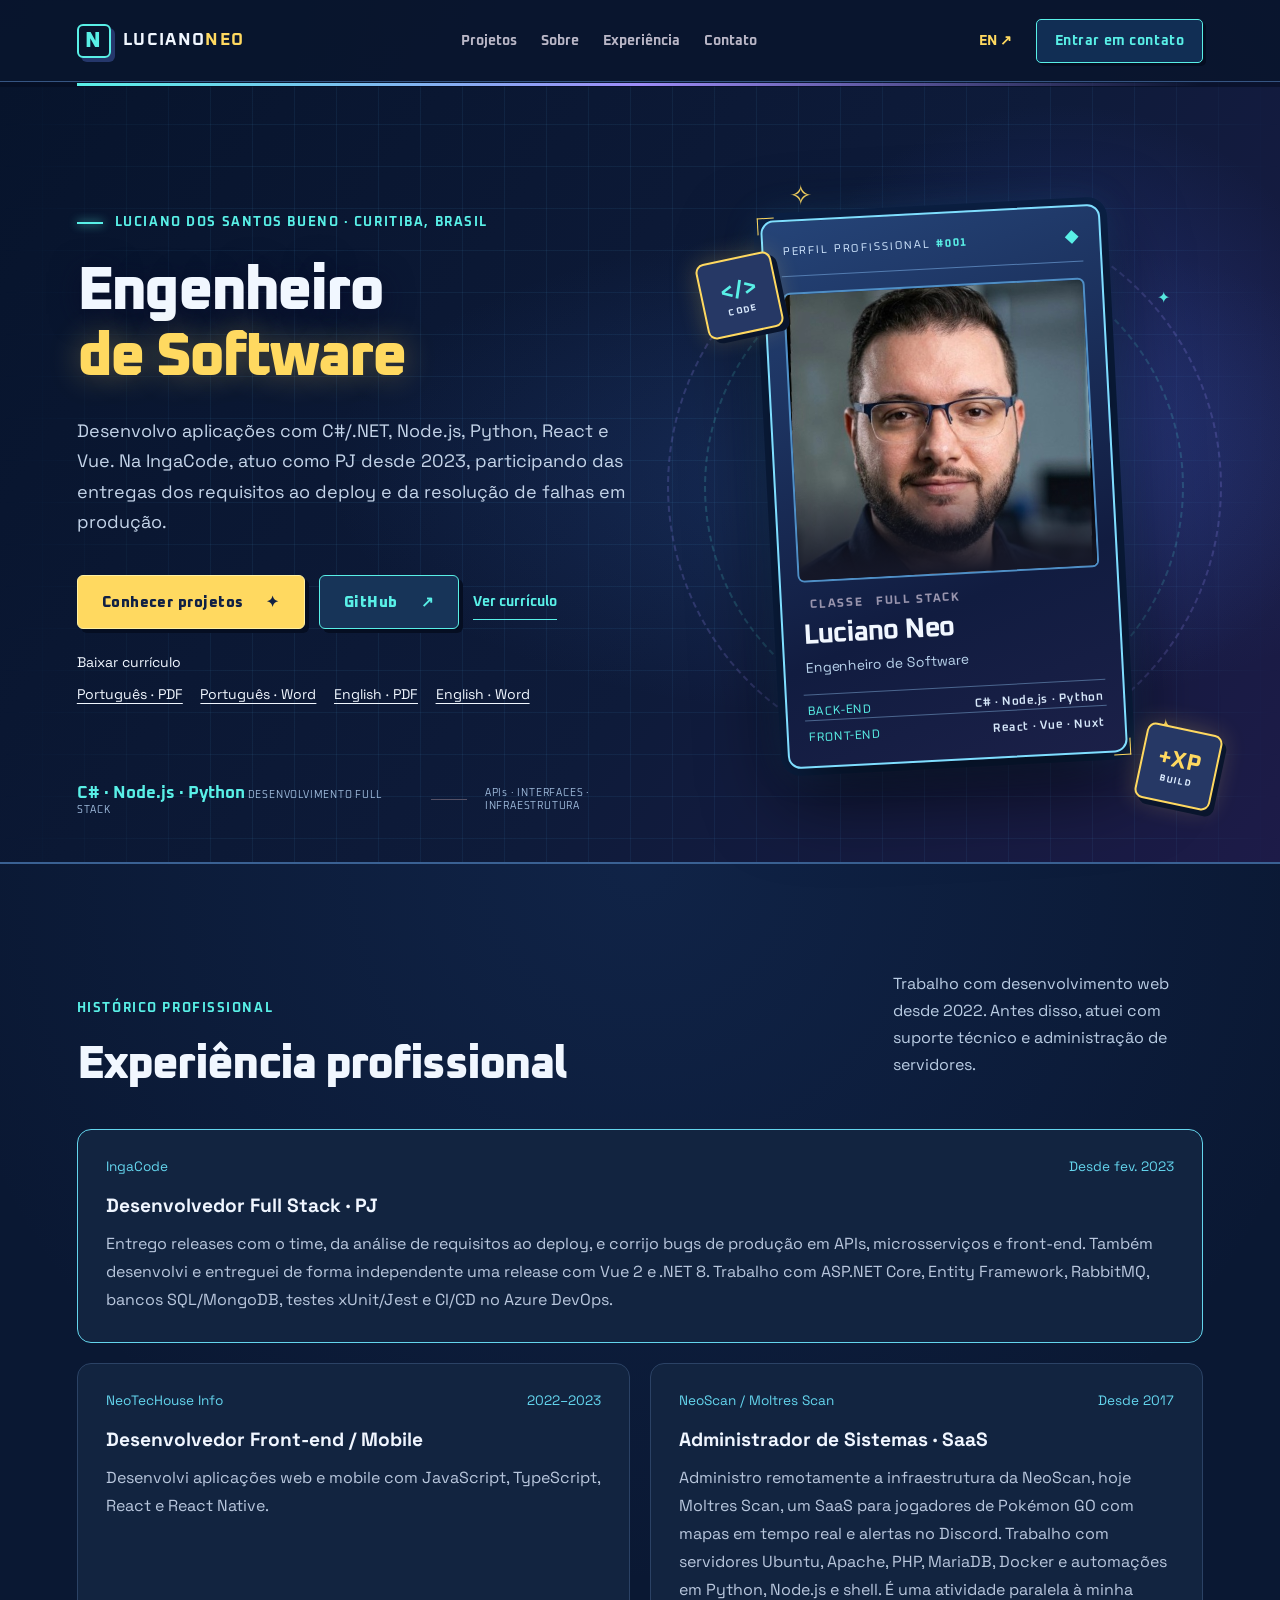
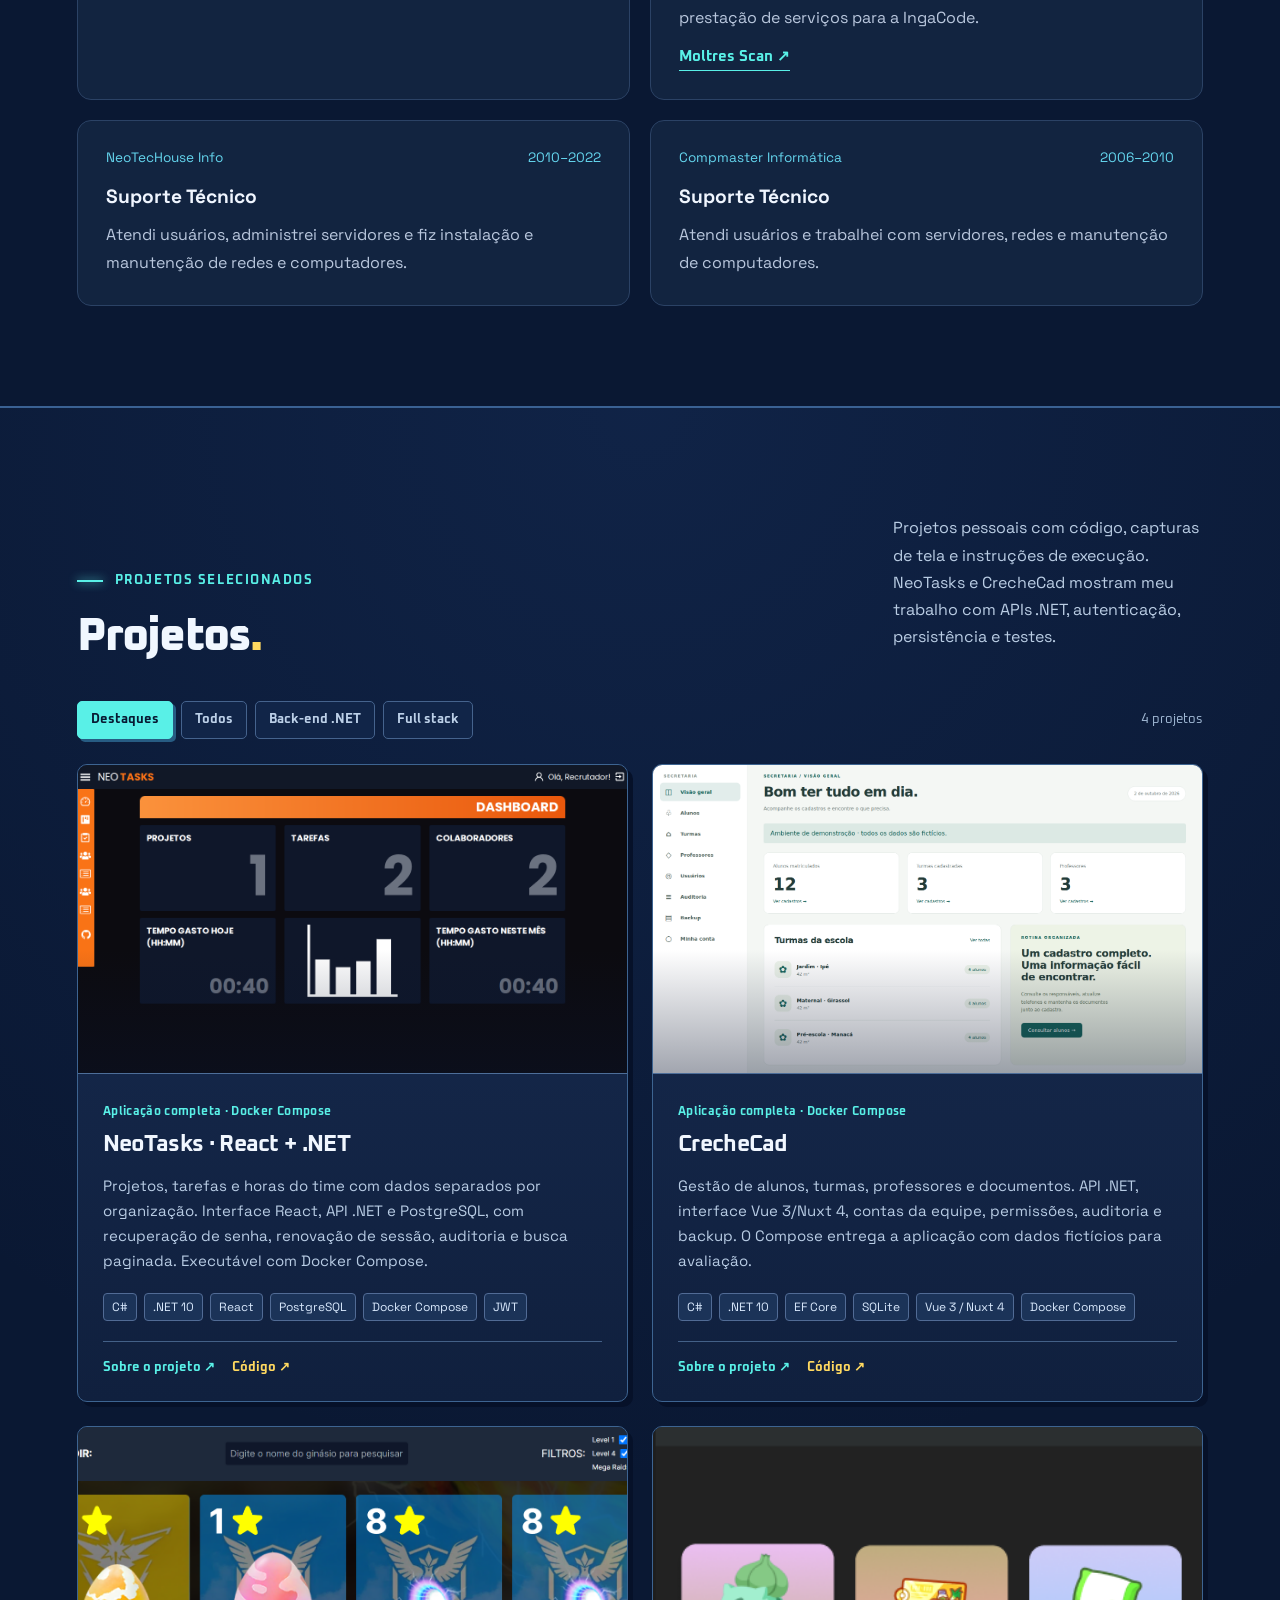
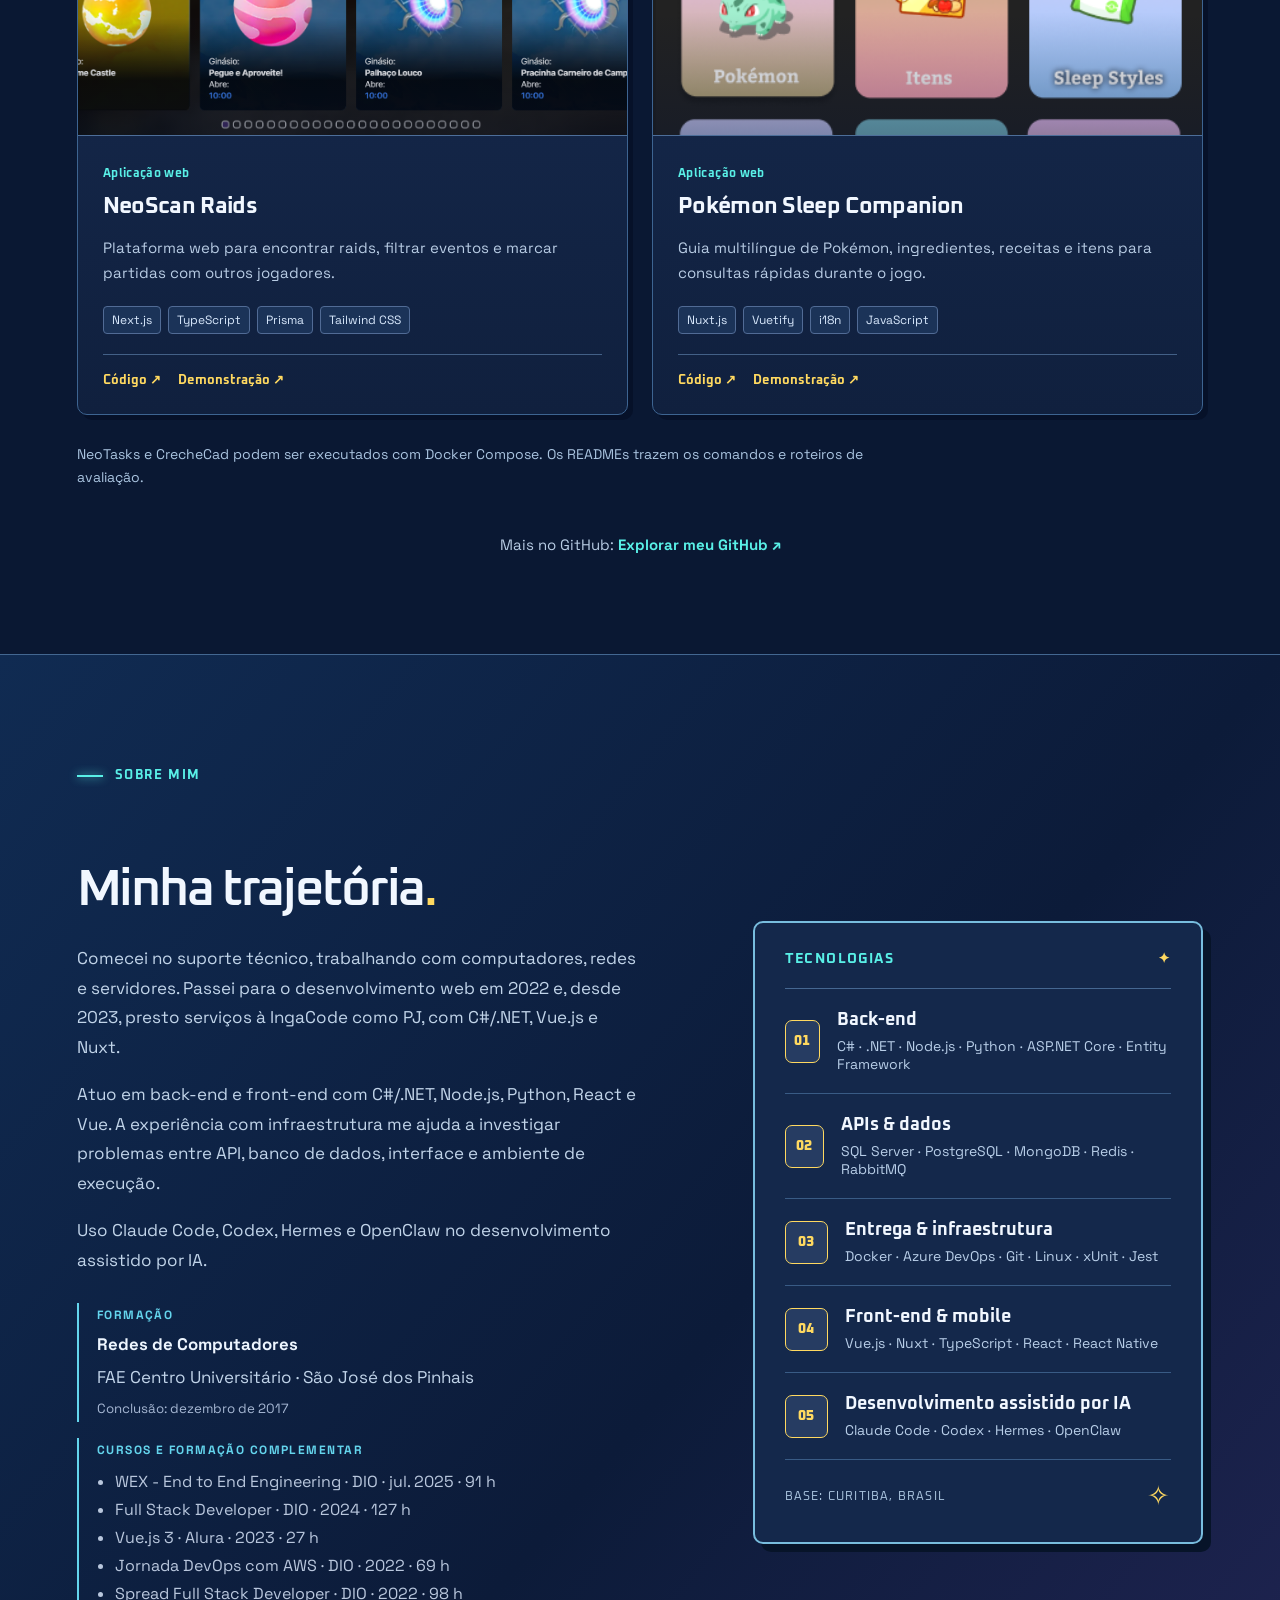
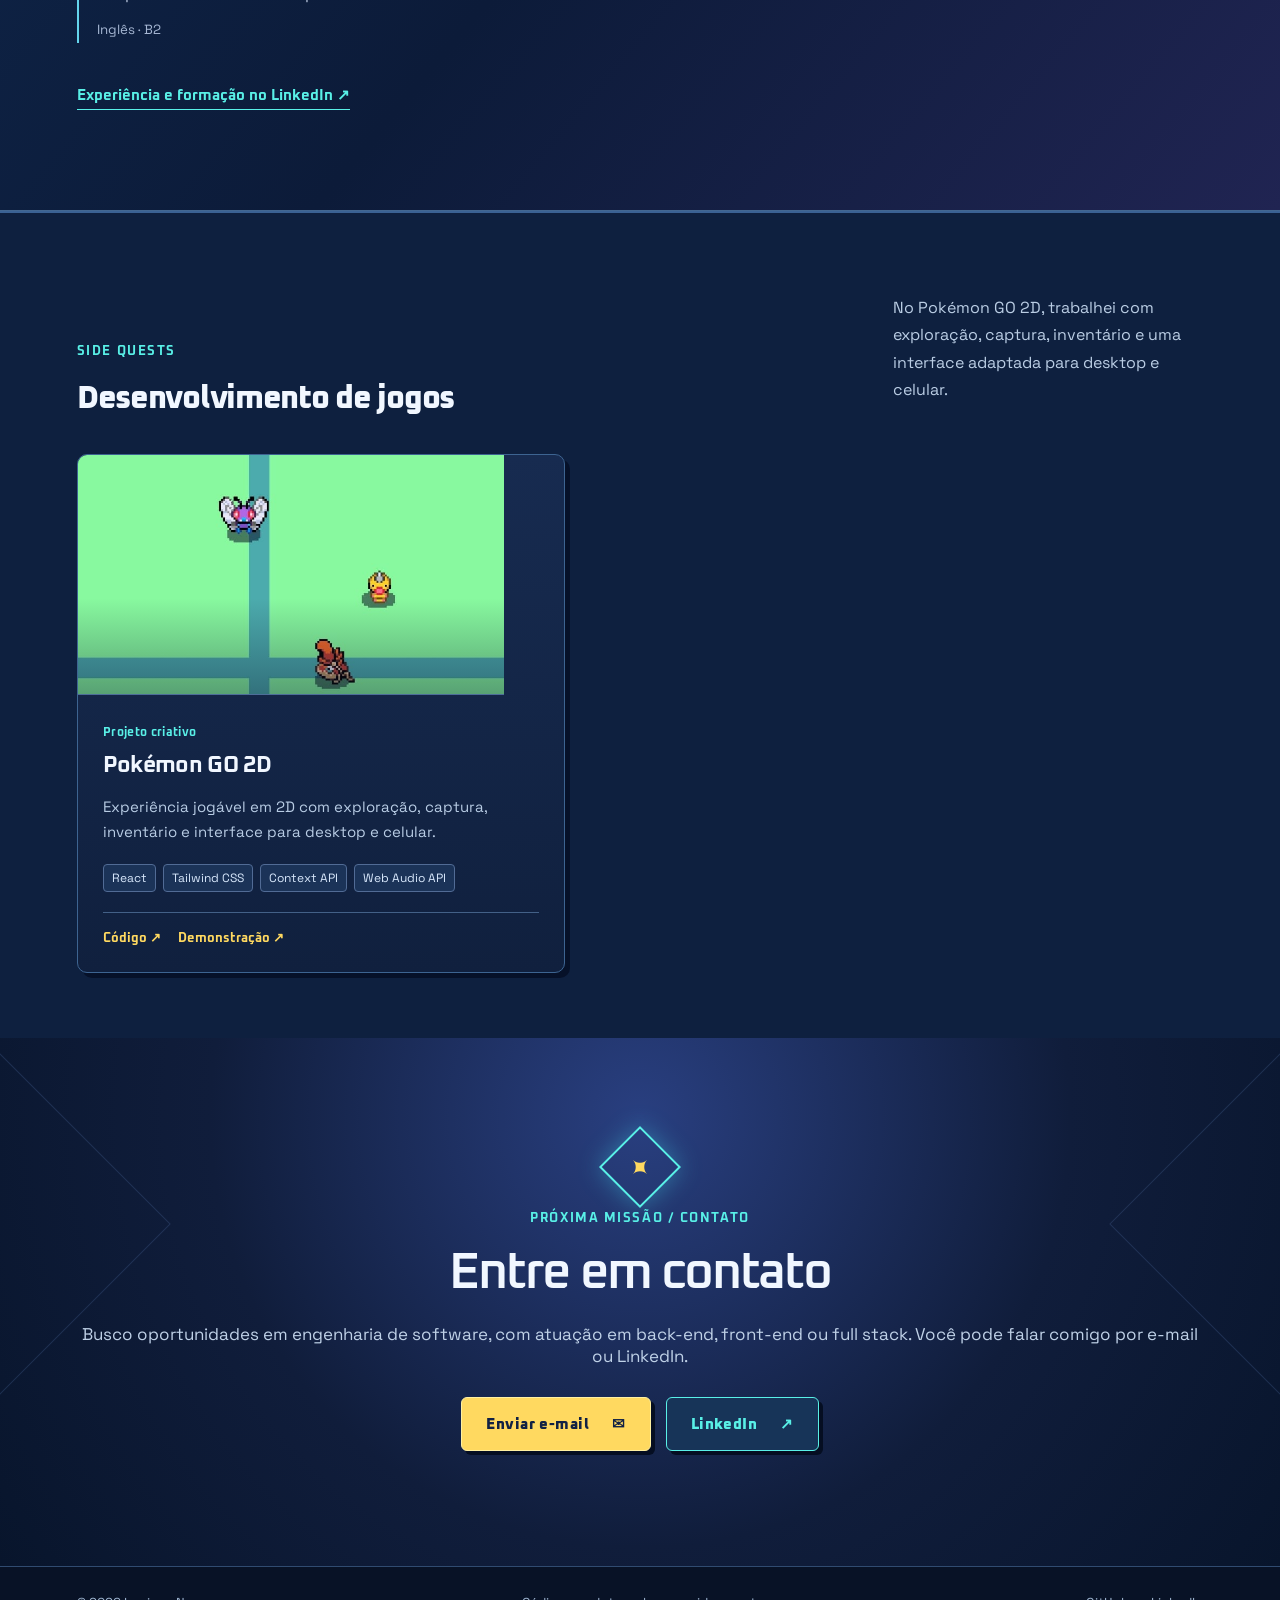
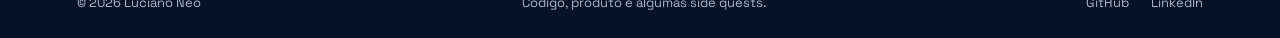
<file: index.html>
<!doctype html>
<html lang="pt-BR">
  <head>
    <meta charset="UTF-8" />
    <meta name="viewport" content="width=device-width, initial-scale=1" />
    <meta name="theme-color" content="#0b0d19" />
    <meta
      name="description"
      content="Luciano dos Santos Bueno, engenheiro de software. C#/.NET, Node.js, Python, React e Vue. Experiência em aplicações web, APIs, integrações e infraestrutura."
    />
    <title>Luciano Neo — Engenheiro de Software</title>
    <link rel="preconnect" href="https://fonts.googleapis.com" />
    <link rel="preconnect" href="https://fonts.gstatic.com" crossorigin />
    <link
      href="https://fonts.googleapis.com/css2?family=Oxanium:wght@500;600;700;800&family=Space+Grotesk:wght@400;500;600;700&display=swap"
      rel="stylesheet"
    />
    <link
      rel="icon"
      type="image/svg+xml"
      href="data:image/svg+xml,%3Csvg xmlns='http://www.w3.org/2000/svg' viewBox='0 0 64 64'%3E%3Crect width='64' height='64' rx='13' fill='%230b0d19'/%3E%3Cpath d='M12 45V18h7l26 27V18h7v27h-7L19 18v27z' fill='%23e9c77b'/%3E%3C/svg%3E"
    />
    <link rel="stylesheet" href="styles.css?v=3b3fd61d60" />
  </head>
  <body>
    <a class="skip-link" href="#projects"
      >Ir para projetos / Skip to projects</a
    >
    <div class="site-shell">
      <header class="topbar">
        <a class="brand" href="#top" aria-label="Luciano Neo, início"
          ><span class="brand-mark">N</span
          ><span>LUCIANO<span class="brand-accent">NEO</span></span></a
        >
        <nav class="nav" aria-label="Navegação principal">
          <a href="#projects" data-i18n="navProjects">Projetos</a
          ><a href="#about" data-i18n="navAbout">Sobre</a
          ><a href="#experience" data-i18n="navExperience">Experiência</a
          ><a href="#contact" data-i18n="navContact">Contato</a>
        </nav>
        <div class="top-actions">
          <button
            id="lang-toggle"
            class="lang-toggle"
            type="button"
            aria-label="Switch to English"
          >
            EN <span aria-hidden="true">↗</span></button
          ><a class="top-contact" href="#contact" data-i18n="talk"
            >Vamos conversar</a
          >
        </div>
      </header>
      <main id="top">
        <section class="hero" aria-labelledby="hero-title">
          <div class="hero-grid"></div>
          <div class="hero-copy">
            <p class="eyebrow">
              <span class="eyebrow-line"></span
              ><span data-i18n="heroEyebrow"
                >LUCIANO DOS SANTOS BUENO · CURITIBA, BRASIL</span
              >
            </p>
            <h1 id="hero-title">
              <span data-i18n="heroLine1">Engenheiro</span><br /><em
                data-i18n="heroLine2"
                >de Software</em
              >
            </h1>
            <p class="hero-description" data-i18n="heroDesc">Desenvolvo aplicações com C#/.NET, Node.js, Python, React e Vue. Na IngaCode, atuo como PJ desde 2023, participando das entregas dos requisitos ao deploy e da resolução de falhas em produção.</p>
            <div class="hero-buttons">
              <a class="button button-primary" href="#projects"
                ><span data-i18n="explore">Conhecer projetos</span
                ><span aria-hidden="true">✦</span></a
              ><a
                class="button button-outline"
                href="https://github.com/LucianoNeo"
                target="_blank"
                rel="noopener noreferrer"
                >GitHub <span aria-hidden="true">↗</span></a
              ><a
                class="text-link resume-link"
                data-resume
                href="resume.html?lang=pt"
                data-i18n="resume"
                >Ver currículo</a
              >
            </div>
            <div class="cv-downloads"><span data-i18n="downloadCv">Baixar currículo</span><div class="cv-download-links"><a href="assets/cv/Luciano_Bueno_CV_2026_PT.pdf" download>Português · PDF</a><a href="assets/cv/Luciano_Bueno_CV_2026_PT.docx" download>Português · Word</a><a href="assets/cv/Luciano_Bueno_CV_2026_EN.pdf" download>English · PDF</a><a href="assets/cv/Luciano_Bueno_CV_2026_EN.docx" download>English · Word</a></div></div>
            <div class="hero-meta">
              <span
                ><b>C# · Node.js · Python</b>
                <span data-i18n="chapter">DESENVOLVIMENTO FULL STACK</span></span
              ><span class="hero-meta-rule"></span
              ><span data-i18n="location">APIs · INTERFACES · INFRAESTRUTURA</span>
            </div>
          </div>
          <div class="hero-visual" aria-label="Perfil de Luciano">
            <div class="orbit orbit-one"></div>
            <div class="orbit orbit-two"></div>
            <div class="visual-spark spark-one">✧</div>
            <div class="visual-spark spark-two">✦</div>
            <div class="character-card">
              <div class="card-top">
                <span
                  ><span data-i18n="playerProfile"
                    >PERFIL PROFISSIONAL</span
                  >
                  <b>#001</b></span
                ><span class="diamond">◆</span>
              </div>
              <div class="portrait">
                <img
                  src="assets/linkedin-photo.jpg"
                  alt="Foto de Luciano dos Santos Bueno"
                />
              </div>
              <div class="character-info">
                <span class="level"
                  ><span data-i18n="className">CLASSE</span>
                  <span>FULL STACK</span></span
                ><strong>Luciano Neo</strong
                ><span class="class-label" data-i18n="role"
                  >Engenheiro de Software</span
                >
              </div>
              <div class="skill-line">
                <span>BACK-END</span><b>C# · Node.js · Python</b>
              </div>
              <div class="skill-line">
                <span>FRONT-END</span><b>React · Vue · Nuxt</b>
              </div>
            </div>
            <div class="floating-badge badge-code">
              &lt;/&gt;<small>CODE</small>
            </div>
            <div class="floating-badge badge-exp">+XP<small>BUILD</small></div>
          </div>
        </section>
<section id="experience" class="projects-section experience-section" aria-labelledby="experience-title">
  <div class="section-heading"><div><p class="eyebrow" data-i18n="careerEyebrow">HISTÓRICO PROFISSIONAL</p><h2 id="experience-title" data-i18n="careerTitle">Experiência profissional</h2></div><p data-i18n="careerIntro">Trabalho com desenvolvimento web desde 2022. Antes disso, atuei com suporte técnico e administração de servidores.</p></div>
  <div class="experience-grid"><article class="experience-card experience-primary">
      <div class="experience-meta"><span>IngaCode</span><span data-i18n="careerDate0">Desde fev. 2023</span></div>
      <h3 data-i18n="careerRole0">Desenvolvedor Full Stack · PJ</h3>
      <p data-i18n="careerDesc0">Entrego releases com o time, da análise de requisitos ao deploy, e corrijo bugs de produção em APIs, microsserviços e front-end. Também desenvolvi e entreguei de forma independente uma release com Vue 2 e .NET 8. Trabalho com ASP.NET Core, Entity Framework, RabbitMQ, bancos SQL/MongoDB, testes xUnit/Jest e CI/CD no Azure DevOps.</p>
    </article>
<article class="experience-card">
      <div class="experience-meta"><span>NeoTecHouse Info</span><span data-i18n="careerDate1">2022–2023</span></div>
      <h3 data-i18n="careerRole1">Desenvolvedor Front-end / Mobile</h3>
      <p data-i18n="careerDesc1">Desenvolvi aplicações web e mobile com JavaScript, TypeScript, React e React Native.</p>
    </article>
<article class="experience-card">
      <div class="experience-meta"><span>NeoScan / Moltres Scan</span><span data-i18n="careerDate2">Desde 2017</span></div>
      <h3 data-i18n="careerRole2">Administrador de Sistemas · SaaS</h3>
      <p data-i18n="careerDesc2">Administro remotamente a infraestrutura da NeoScan, hoje Moltres Scan, um SaaS para jogadores de Pokémon GO com mapas em tempo real e alertas no Discord. Trabalho com servidores Ubuntu, Apache, PHP, MariaDB, Docker e automações em Python, Node.js e shell. É uma atividade paralela à minha prestação de serviços para a IngaCode.</p>
      <a class="text-link" href="https://neoscan.com.br/" target="_blank" rel="noopener noreferrer">Moltres Scan ↗</a>
    </article>
<article class="experience-card">
      <div class="experience-meta"><span>NeoTecHouse Info</span><span data-i18n="careerDate3">2010–2022</span></div>
      <h3 data-i18n="careerRole3">Suporte Técnico</h3>
      <p data-i18n="careerDesc3">Atendi usuários, administrei servidores e fiz instalação e manutenção de redes e computadores.</p>
    </article>
<article class="experience-card">
      <div class="experience-meta"><span>Compmaster Informática</span><span data-i18n="careerDate4">2006–2010</span></div>
      <h3 data-i18n="careerRole4">Suporte Técnico</h3>
      <p data-i18n="careerDesc4">Atendi usuários e trabalhei com servidores, redes e manutenção de computadores.</p>
    </article></div>
</section>
<section id="projects" class="projects-section">
          <div class="section-heading">
            <div>
              <p class="eyebrow">
                <span class="eyebrow-line"></span
                ><span data-i18n="selectedWork">PROJETOS SELECIONADOS</span>
              </p>
              <h2>
                <span data-i18n="questLog">Projetos</span
                ><span class="heading-dot">.</span>
              </h2>
            </div>
            <p data-i18n="projectsIntro">Projetos pessoais com código, capturas de tela e instruções de execução. NeoTasks e CrecheCad mostram meu trabalho com APIs .NET, autenticação, persistência e testes.</p>
          </div>
          <div class="project-toolbar">
            <div class="filters" role="group" aria-label="Filtrar projetos">
              <button
                class="filter active"
                data-filter="featured"
                type="button"
                data-i18n="filterFeatured"
                aria-pressed="true"
              >
                Destaques</button
              ><button
                class="filter"
                data-filter="all"
                type="button"
                data-i18n="filterAll"
              >
                Todos</button
              ><button
                class="filter"
                data-filter="backend"
                type="button"
                data-i18n="filterBackend"
              >
                Back-end .NET</button
              ><button
                class="filter"
                data-filter="apps"
                type="button"
                data-i18n="filterApps"
              >
                Full stack
              </button>
            </div>
            <span id="project-count" class="project-count"></span>
          </div>
          <div id="project-grid" class="project-grid">
<article class="project-card"><div class="project-image"><img src="assets/neotasks.png" alt="NeoTasks · React + .NET" width="960" height="540" loading="lazy" /></div><div class="project-body"><span class="project-number">Aplicação completa · Docker Compose</span><h3>NeoTasks · React + .NET</h3><p>Reaproveitei minha interface React e conectei a uma API .NET com PostgreSQL. Projetos, tarefas, equipe e horas em uma aplicação que você pode executar com Docker Compose.</p><a class="text-link" href="https://github.com/LucianoNeo/neotasks" target="_blank" rel="noopener noreferrer">Código e documentação ↗</a></div></article>
<article class="project-card"><div class="project-image"><img src="assets/crechecad.png" alt="CrecheCad" width="960" height="540" loading="lazy" /></div><div class="project-body"><span class="project-number">Aplicação completa · Docker Compose</span><h3>CrecheCad</h3><p>Cadastro de alunos, turmas, professores e documentos. API C#/.NET, interface Vue/Nuxt e execução com Docker Compose. Revisei o login, as consultas e o backup, e documentei a aplicação com capturas reais.</p><a class="text-link" href="https://github.com/LucianoNeo/creche_cad_backend_csharp" target="_blank" rel="noopener noreferrer">Código e documentação ↗</a></div></article>
<article class="project-card"><div class="project-image"><img src="assets/neoscan.png" alt="NeoScan Raids" width="960" height="540" loading="lazy" /></div><div class="project-body"><span class="project-number">Aplicação web</span><h3>NeoScan Raids</h3><p>Plataforma web para encontrar raids, filtrar eventos e marcar partidas com outros jogadores.</p><a class="text-link" href="https://github.com/LucianoNeo/neoscan-raids" target="_blank" rel="noopener noreferrer">Código e documentação ↗</a></div></article>
<article class="project-card"><div class="project-image"><img src="assets/sleep.png" alt="Pokémon Sleep Companion" width="960" height="540" loading="lazy" /></div><div class="project-body"><span class="project-number">Aplicação web</span><h3>Pokémon Sleep Companion</h3><p>Guia multilíngue de Pokémon, ingredientes, receitas e itens para consultas rápidas durante o jogo.</p><a class="text-link" href="https://github.com/LucianoNeo/pokemon-sleep-companion" target="_blank" rel="noopener noreferrer">Código e documentação ↗</a></div></article>
</div>
          <p class="lab-note" data-i18n="runNote">NeoTasks e CrecheCad podem ser executados com Docker Compose. Os READMEs trazem os comandos e roteiros de avaliação.</p>
          <p class="more-projects">
            <span data-i18n="moreProjects">Mais no GitHub:</span>
            <a
              href="https://github.com/LucianoNeo?tab=repositories"
              target="_blank"
              rel="noopener noreferrer"
              ><span data-i18n="allGithub"
                >Explore todos os repositórios no GitHub</span
              >
              ↗</a
            >
          </p>
        </section>

        <section id="about" class="about-section">
          <div class="about-inner">
            <div class="about-left">
              <p class="eyebrow">
                <span class="eyebrow-line"></span
                ><span data-i18n="aboutEyebrow">SOBRE MIM</span>
              </p>
              <h2>
                <span data-i18n="aboutTitle"
                  >Minha trajetória</span
                ><span class="heading-dot">.</span>
              </h2>
              <p data-i18n="aboutText">Comecei no suporte técnico, trabalhando com computadores, redes e servidores. Passei para o desenvolvimento web em 2022 e, desde 2023, presto serviços à IngaCode como PJ, com C#/.NET, Vue.js e Nuxt.</p>
              <p data-i18n="aboutText2">Atuo em back-end e front-end com C#/.NET, Node.js, Python, React e Vue. A experiência com infraestrutura me ajuda a investigar problemas entre API, banco de dados, interface e ambiente de execução.</p>
              <p data-i18n="aiPractice">Uso Claude Code, Codex, Hermes e OpenClaw no desenvolvimento assistido por IA.</p>
              <div class="career-facts">
<article>
                  <h3 data-i18n="educationHeading">Formação</h3>
                  <strong data-i18n="educationCourse">Redes de Computadores</strong>
                  <p data-i18n="educationSchool">FAE Centro Universitário · São José dos Pinhais</p>
                  <small data-i18n="educationDate">Conclusão: dezembro de 2017</small>
                </article>
<article><h3 data-i18n="trainingHeading">Cursos e formação complementar</h3><ul class="training-list"><li data-i18n="training2025">WEX - End to End Engineering · DIO · jul. 2025 · 91 h</li><li data-i18n="training1">Full Stack Developer · DIO · 2024 · 127 h</li><li data-i18n="training2">Vue.js 3 · Alura · 2023 · 27 h</li><li data-i18n="training3">Jornada DevOps com AWS · DIO · 2022 · 69 h</li><li data-i18n="training4">Spread Full Stack Developer · DIO · 2022 · 98 h</li></ul><small data-i18n="languageLevel">Inglês · B2</small></article>
              </div>
              <a
                href="https://www.linkedin.com/in/lucianoneo"
                target="_blank"
                rel="noopener noreferrer"
                class="text-link"
                ><span data-i18n="linkedinProfile"
                  >Experiência e formação no LinkedIn</span
                >
                ↗</a
              >
            </div>
            <div class="about-right">
              <div class="loadout-heading">
                <span data-i18n="loadout">TECNOLOGIAS</span
                ><span>✦</span>
              </div>
              <div class="loadout-row">
                <span class="loadout-icon">01</span>
                <div>
                  <strong>Back-end</strong
                  ><small>C# · .NET · Node.js · Python · ASP.NET Core · Entity Framework</small>
                </div>
              </div>
              <div class="loadout-row">
                <span class="loadout-icon">02</span>
                <div>
                  <strong data-i18n="apisData">APIs & dados</strong
                  ><small
                    >SQL Server · PostgreSQL · MongoDB · Redis · RabbitMQ</small
                  >
                </div>
              </div>
              <div class="loadout-row">
                <span class="loadout-icon">03</span>
                <div>
                  <strong data-i18n="cloudDevops"
                    >Entrega & infraestrutura</strong
                  ><small>Docker · Azure DevOps · Git · Linux · xUnit · Jest</small>
                </div>
              </div>
              <div class="loadout-row">
                <span class="loadout-icon">04</span>
                <div>
                  <strong data-i18n="frontMobile">Front-end & mobile</strong
                  ><small>Vue.js · Nuxt · TypeScript · React · React Native</small>
                </div>
              </div>
              <div class="loadout-row">
                <span class="loadout-icon">05</span>
                <div><strong data-i18n="aiDevelopment">Desenvolvimento assistido por IA</strong><small>Claude Code · Codex · Hermes · OpenClaw</small></div>
              </div>
              <div class="loadout-foot">
                <span data-i18n="basedIn">BASE: CURITIBA, BRASIL</span
                ><span class="mini-star">✧</span>
              </div>
            </div>
          </div>
        </section>

        <section id="creative" class="projects-section creative-section">
          <div class="section-heading">
            <div>
              <p class="eyebrow" data-i18n="creativeEyebrow">SIDE QUESTS</p>
              <h2 data-i18n="creativeTitle">Desenvolvimento de jogos</h2>
            </div>
            <p data-i18n="creativeIntro">No Pokémon GO 2D, trabalhei com exploração, captura, inventário e uma interface adaptada para desktop e celular.</p>
          </div>
          <div id="creative-grid" class="project-grid"></div>
        </section>
        <section id="contact" class="contact-section">
          <div class="contact-glyph" aria-hidden="true">✦</div>
          <p class="eyebrow centered">
            <span data-i18n="nextQuest">PRÓXIMA MISSÃO</span>
          </p>
          <h2 data-i18n="contactTitle">Entre em contato</h2>
          <p data-i18n="contactText">Busco oportunidades em engenharia de software, com atuação em back-end, front-end ou full stack. Você pode falar comigo por e-mail ou LinkedIn.</p>
          <div class="contact-actions">
            <a
              class="button button-primary"
              href="mailto:tec.info.luciano@hotmail.com"
              ><span data-i18n="emailMe">Enviar e-mail</span
              ><span aria-hidden="true">✉</span></a
            ><a
              class="button button-outline"
              href="https://www.linkedin.com/in/lucianoneo"
              target="_blank"
              rel="noopener noreferrer"
              >LinkedIn <span aria-hidden="true">↗</span></a
            >
          </div>
        </section>
      </main>
      <dialog id="case-dialog" aria-labelledby="case-title">
        <button id="case-close" class="case-close" type="button">
          Fechar estudo de caso ×
        </button>
        <div id="case-content"></div>
      </dialog>
      <footer class="footer">
        <span>© <span id="year"></span> Luciano Neo</span
        ><span data-i18n="footerMade">Feito com código e curiosidade.</span>
        <div>
          <a
            href="https://github.com/LucianoNeo"
            target="_blank"
            rel="noopener noreferrer"
            >GitHub</a
          ><a
            href="https://www.linkedin.com/in/lucianoneo"
            target="_blank"
            rel="noopener noreferrer"
            >LinkedIn</a
          >
        </div>
      </footer>
    </div>
    <script src="script.js?v=bcdfcb5a47" defer></script>
  </body>
</html>
</file>
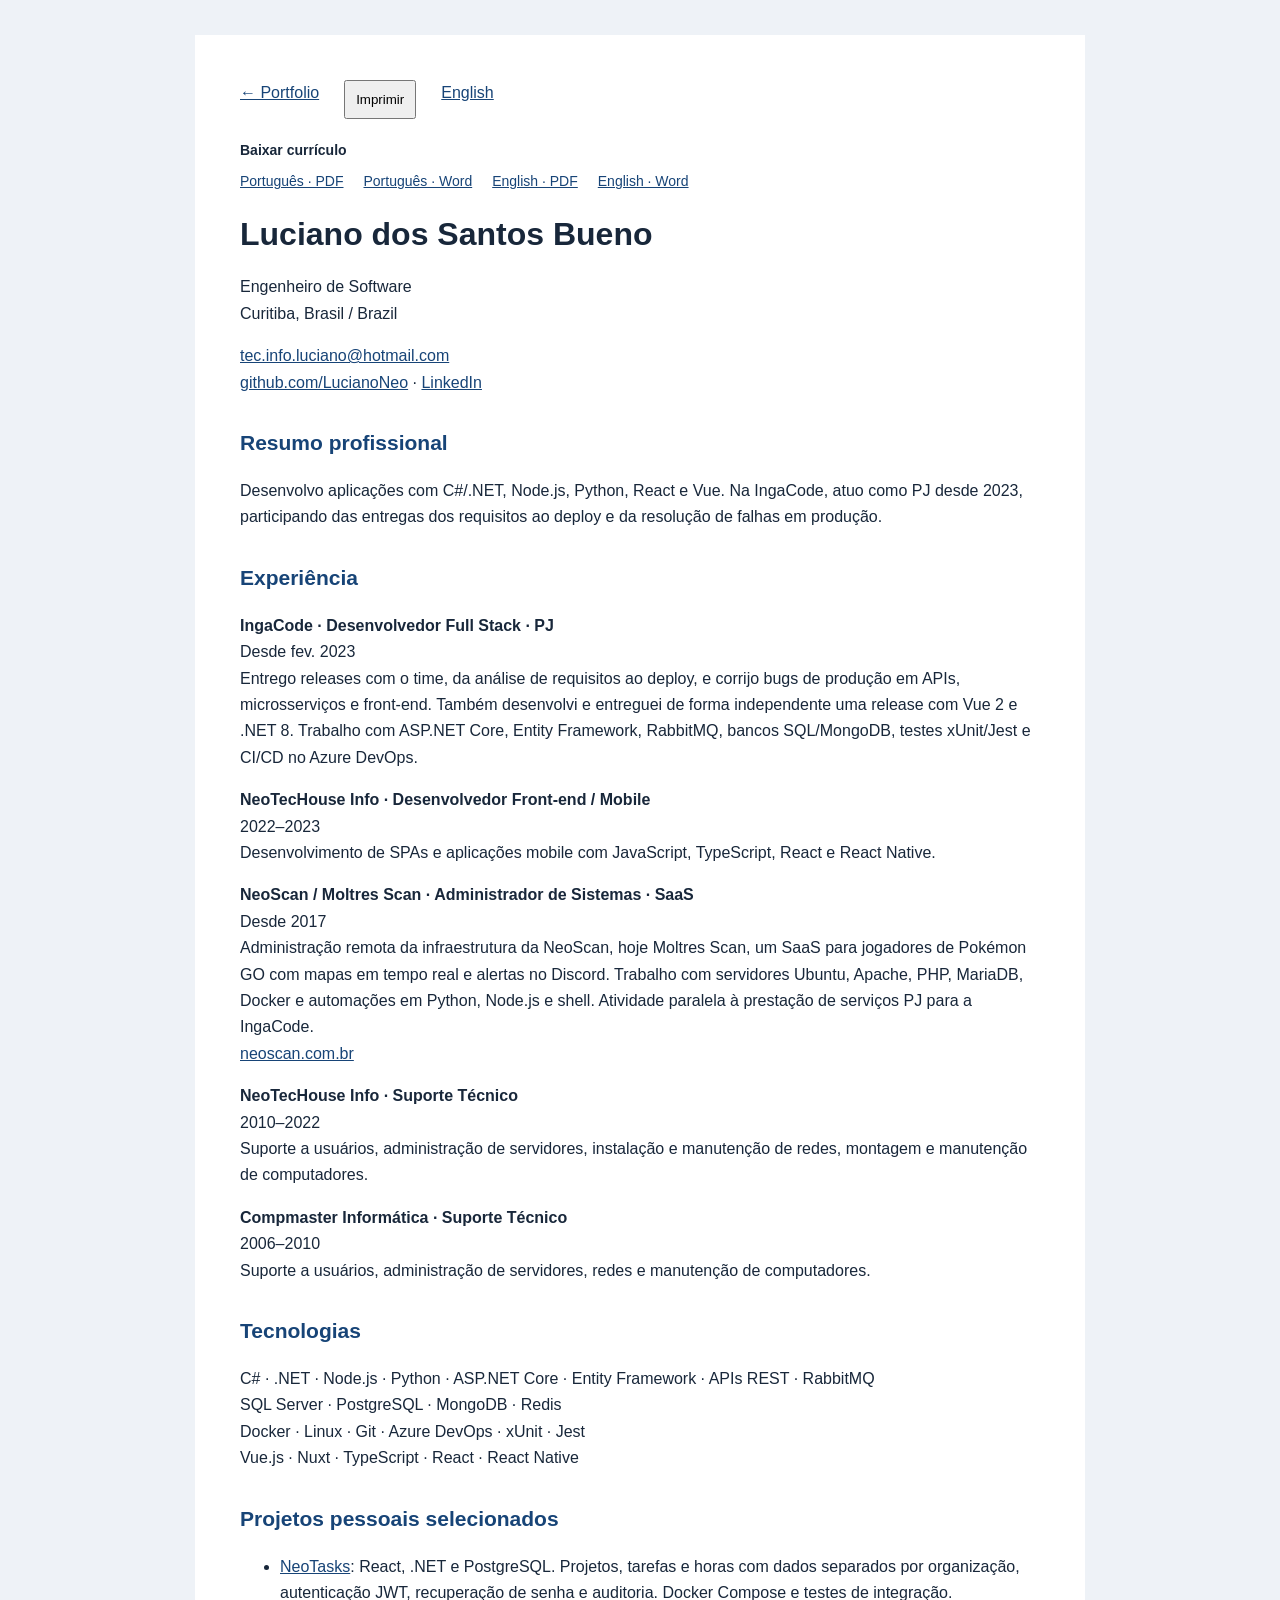
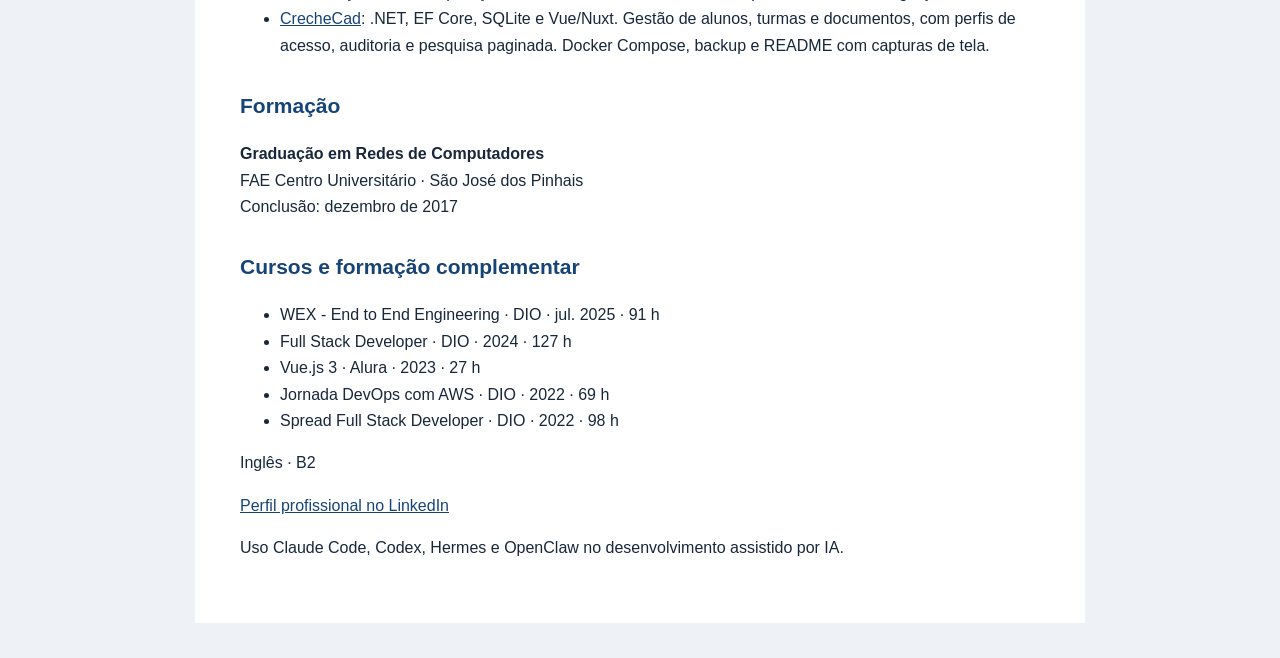
<file: resume.html>
<!DOCTYPE html>

<html lang="pt-BR">
<head>
<meta charset="utf-8"/>
<meta content="width=device-width,initial-scale=1" name="viewport"/>
<title>Luciano Neo — Resumo profissional</title>
<style>
      body {
        font:
          16px/1.65 Arial,
          sans-serif;
        color: #18273a;
        background: #eef2f7;
        margin: 0;
      }
      main {
        max-width: 800px;
        padding: 45px;
        margin: 35px auto;
        background: white;
      }
      h1 {
        line-height: 1.2;
      }
      h2 {
        font-size: 21px;
        color: #174477;
        margin-top: 30px;
      }
      a {
        color: #174477;
      }
      nav {
        display: flex;
        gap: 25px;
      }
      button {
        padding: 10px;
        cursor: pointer;
      }
      section[hidden] {
        display: none;
      }
      @media (max-width: 600px) {
        main {
          margin: 0;
          padding: 25px;
        }
      }
      @media print {
        body {
          background: white;
        }
        main {
          padding: 0;
          margin: 0;
          max-width: none;
        }
        nav {
          display: none;
        }
        a {
          color: inherit;
        }
        h2 {
          break-after: avoid;
        }
        li {
          break-inside: avoid;
        }
      }

@media print { @page { size: A4; margin: 14mm; } body { font-size: 10pt; line-height: 1.3; background: white; } main { margin: 0; padding: 0; max-width: none; } h1 { font-size: 21pt; } h2 { font-size: 12pt; margin: 13pt 0 5pt; break-after: avoid; color: #000; } p, li { orphans: 3; widows: 3; } a { color: inherit; } }
.cv-downloads { margin: 20px 0; font-size: 14px; } .cv-download-links { display: flex; flex-wrap: wrap; gap: 10px 20px; margin-top: 8px; } nav { flex-wrap: wrap; } @media print { .cv-downloads { display: none; } }
</style>
</head>
<body>
<main>
<nav>
<a href="index.html">← Portfolio</a><button id="print">Imprimir / Save PDF</button><a href="?lang=en" id="switch">English</a>
</nav>
<aside class="cv-downloads" aria-label="Downloads"><strong id="download-label">Baixar currículo</strong><div class="cv-download-links"><a href="assets/cv/Luciano_Bueno_CV_2026_PT.pdf" download>Português · PDF</a><a href="assets/cv/Luciano_Bueno_CV_2026_PT.docx" download>Português · Word</a><a href="assets/cv/Luciano_Bueno_CV_2026_EN.pdf" download>English · PDF</a><a href="assets/cv/Luciano_Bueno_CV_2026_EN.docx" download>English · Word</a></div></aside>
<h1>Luciano dos Santos Bueno</h1>
<p><span id="professional-title">Engenheiro de Software</span><br/>Curitiba, Brasil / Brazil</p>
<p>
<a href="mailto:tec.info.luciano@hotmail.com">tec.info.luciano@hotmail.com</a><br/><a href="https://github.com/LucianoNeo">github.com/LucianoNeo</a>
        · <a href="https://www.linkedin.com/in/lucianoneo">LinkedIn</a>
</p>
<section id="pt">








<h2>Resumo profissional</h2><p>Desenvolvo aplicações com C#/.NET, Node.js, Python, React e Vue. Na IngaCode, atuo como PJ desde 2023, participando das entregas dos requisitos ao deploy e da resolução de falhas em produção.</p><h2>Experiência</h2><p><b>IngaCode · Desenvolvedor Full Stack · PJ</b><br/>Desde fev. 2023<br/>Entrego releases com o time, da análise de requisitos ao deploy, e corrijo bugs de produção em APIs, microsserviços e front-end. Também desenvolvi e entreguei de forma independente uma release com Vue 2 e .NET 8. Trabalho com ASP.NET Core, Entity Framework, RabbitMQ, bancos SQL/MongoDB, testes xUnit/Jest e CI/CD no Azure DevOps.</p><p><b>NeoTecHouse Info · Desenvolvedor Front-end / Mobile</b><br/>2022–2023<br/>Desenvolvimento de SPAs e aplicações mobile com JavaScript, TypeScript, React e React Native.</p><p><b>NeoScan / Moltres Scan · Administrador de Sistemas · SaaS</b><br/>Desde 2017<br/>Administração remota da infraestrutura da NeoScan, hoje Moltres Scan, um SaaS para jogadores de Pokémon GO com mapas em tempo real e alertas no Discord. Trabalho com servidores Ubuntu, Apache, PHP, MariaDB, Docker e automações em Python, Node.js e shell. Atividade paralela à prestação de serviços PJ para a IngaCode.<br/><a href="https://neoscan.com.br/">neoscan.com.br</a></p><p><b>NeoTecHouse Info · Suporte Técnico</b><br/>2010–2022<br/>Suporte a usuários, administração de servidores, instalação e manutenção de redes, montagem e manutenção de computadores.</p><p><b>Compmaster Informática · Suporte Técnico</b><br/>2006–2010<br/>Suporte a usuários, administração de servidores, redes e manutenção de computadores.</p><h2>Tecnologias</h2><p>C# · .NET · Node.js · Python · ASP.NET Core · Entity Framework · APIs REST · RabbitMQ<br/>SQL Server · PostgreSQL · MongoDB · Redis<br/>Docker · Linux · Git · Azure DevOps · xUnit · Jest<br/>Vue.js · Nuxt · TypeScript · React · React Native</p><h2>Projetos pessoais selecionados</h2><ul><li><a href="https://github.com/LucianoNeo/neotasks">NeoTasks</a>: React, .NET e PostgreSQL. Projetos, tarefas e horas com dados separados por organização, autenticação JWT, recuperação de senha e auditoria. Docker Compose e testes de integração.</li><li><a href="https://github.com/LucianoNeo/creche_cad_backend_csharp">CrecheCad</a>: .NET, EF Core, SQLite e Vue/Nuxt. Gestão de alunos, turmas e documentos, com perfis de acesso, auditoria e pesquisa paginada. Docker Compose, backup e README com capturas de tela.</li></ul><h2>Formação</h2><p><b>Graduação em Redes de Computadores</b><br/>FAE Centro Universitário · São José dos Pinhais<br/>Conclusão: dezembro de 2017</p><h2>Cursos e formação complementar</h2><ul><li>WEX - End to End Engineering · DIO · jul. 2025 · 91 h</li><li>Full Stack Developer · DIO · 2024 · 127 h</li><li>Vue.js 3 · Alura · 2023 · 27 h</li><li>Jornada DevOps com AWS · DIO · 2022 · 69 h</li><li>Spread Full Stack Developer · DIO · 2022 · 98 h</li></ul><p>Inglês · B2</p><p><a href="https://www.linkedin.com/in/lucianoneo">Perfil profissional no LinkedIn</a></p><p>Uso Claude Code, Codex, Hermes e OpenClaw no desenvolvimento assistido por IA.</p></section>
<section hidden="" id="en">








<h2>Professional summary</h2><p>I build applications with C#/.NET, Node.js, Python, React and Vue. I have worked as a contractor at IngaCode since 2023, contributing from requirements through deployment and resolving production issues.</p><h2>Experience</h2><p><b>IngaCode · Full Stack Developer · Contractor</b><br/>Since Feb 2023<br/>I deliver releases with the team, from requirements analysis through deployment, and fix production bugs in APIs, microservices and front ends. I also independently developed and delivered a release with Vue 2 and .NET 8. My work involves ASP.NET Core, Entity Framework, RabbitMQ, SQL/MongoDB databases, xUnit/Jest tests and Azure DevOps CI/CD.</p><p><b>NeoTecHouse Info · Front-end / Mobile Developer</b><br/>2022–2023<br/>SPA and mobile application development with JavaScript, TypeScript, React and React Native.</p><p><b>NeoScan / Moltres Scan · System Administrator · SaaS</b><br/>Since 2017<br/>Remote infrastructure administration for NeoScan, now Moltres Scan, a SaaS for Pokémon GO players with real-time maps and Discord alerts. I work with Ubuntu servers, Apache, PHP, MariaDB, Docker and automation in Python, Node.js and shell. This is a parallel activity alongside my primary contracting work for IngaCode.<br/><a href="https://neoscan.com.br/">neoscan.com.br</a></p><p><b>NeoTecHouse Info · Technical Support</b><br/>2010–2022<br/>End-user support, server administration, network installation and maintenance, and computer assembly and maintenance.</p><p><b>Compmaster Informática · Technical Support</b><br/>2006–2010<br/>End-user support, server administration, networking and computer maintenance.</p><h2>Technologies</h2><p>C# · .NET · Node.js · Python · ASP.NET Core · Entity Framework · APIs REST · RabbitMQ<br/>SQL Server · PostgreSQL · MongoDB · Redis<br/>Docker · Linux · Git · Azure DevOps · xUnit · Jest<br/>Vue.js · Nuxt · TypeScript · React · React Native</p><h2>Selected personal projects</h2><ul><li><a href="https://github.com/LucianoNeo/neotasks">NeoTasks</a>: React, .NET and PostgreSQL. Projects, tasks and time tracking with organization-scoped data, JWT authentication, password recovery and auditing. Docker Compose and integration tests.</li><li><a href="https://github.com/LucianoNeo/creche_cad_backend_csharp">CrecheCad</a>: .NET, EF Core, SQLite and Vue/Nuxt. Student, class and document management, with staff roles, auditing and paginated search. Docker Compose, backups and a README with screenshots.</li></ul><h2>Education</h2><p><b>Degree in Computer Networking Technology</b><br/>FAE Centro Universitário · São José dos Pinhais<br/>Completed: December 2017</p><h2>Courses and additional training</h2><ul><li>WEX - End to End Engineering · DIO · July 2025 · 91 hours</li><li>Full Stack Developer · DIO · 2024 · 127 hours</li><li>Vue.js 3 · Alura · 2023 · 27 hours</li><li>DevOps Journey with AWS · DIO · 2022 · 69 hours</li><li>Spread Full Stack Developer · DIO · 2022 · 98 hours</li></ul><p>English · B2</p><p><a href="https://www.linkedin.com/in/lucianoneo">Professional profile on LinkedIn</a></p><p>I use Claude Code, Codex, Hermes and OpenClaw for AI-assisted development.</p></section>
<script>
        const en = new URLSearchParams(location.search).get("lang") === "en";
        document.getElementById("pt").hidden = en;
        document.getElementById("en").hidden = !en;
        document.documentElement.lang = en ? "en" : "pt-BR";
        document.getElementById("professional-title").textContent = en ? "Software Engineer" : "Engenheiro de Software";
        document.title = en
          ? "Luciano Neo — Professional summary"
          : "Luciano Neo — Resumo profissional";
        const s = document.getElementById("switch");
        s.textContent = en ? "Português" : "English";
        s.href = en ? "?lang=pt" : "?lang=en";
        document.getElementById("download-label").textContent = en ? "Download résumé" : "Baixar currículo";
        document.getElementById("print").textContent = en ? "Print" : "Imprimir";
        document.getElementById("print").onclick = () => window.print();
      </script>
</main>
</body>
</html>
</file>
<file: styles.css>
:root {
  --bg: #0b0d19;
  --panel: #151727;
  --panel2: #1d1c31;
  --line: #39354b;
  --text: #f3eee6;
  --muted: #a9a7b7;
  --gold: #e9c77b;
  --cyan: #7ce0d9;
  --violet: #a78bd9;
}
* {
  box-sizing: border-box;
}
html {
  scroll-behavior: smooth;
}
body {
  margin: 0;
  background: var(--bg);
  color: var(--text);
  font-family: "DM Sans", Arial, sans-serif;
}
a {
  color: inherit;
  text-decoration: none;
}
button {
  font: inherit;
}
.site-shell {
  overflow: hidden;
}
.topbar {
  height: 82px;
  max-width: 1440px;
  margin: auto;
  padding: 0 6%;
  display: flex;
  align-items: center;
  justify-content: space-between;
  gap: 2rem;
  position: relative;
  z-index: 5;
}
.brand {
  display: flex;
  align-items: center;
  gap: 12px;
  font-size: 15px;
  font-weight: 700;
  letter-spacing: 0.14em;
  white-space: nowrap;
}
.brand-mark {
  width: 34px;
  height: 34px;
  border: 1px solid var(--gold);
  display: grid;
  place-items: center;
  font-family: Cinzel, serif;
  color: var(--gold);
  font-size: 21px;
  transform: rotate(45deg);
}
.brand-mark::first-letter {
  transform: rotate(-45deg);
}
.brand-accent {
  color: var(--gold);
}
.nav,
.top-actions {
  display: flex;
  align-items: center;
  gap: 38px;
}
.nav a {
  color: #bab7c7;
  font-size: 13px;
  transition: color 0.2s;
}
.nav a:hover {
  color: var(--gold);
}
.top-actions {
  gap: 18px;
}
.lang-toggle {
  border: 0;
  background: transparent;
  color: var(--gold);
  font-weight: 700;
  font-size: 13px;
  cursor: pointer;
  white-space: nowrap;
}
.lang-toggle span {
  font-size: 11px;
}
.top-contact {
  border: 1px solid #8d7953;
  color: var(--gold);
  padding: 12px 18px;
  font-size: 12px;
  font-weight: 700;
  letter-spacing: 0.04em;
}
.hero {
  max-width: 1440px;
  margin: auto;
  min-height: 690px;
  padding: 75px 6% 45px;
  display: grid;
  grid-template-columns: 1.08fr 0.92fr;
  position: relative;
  isolation: isolate;
}
.hero-grid {
  position: absolute;
  inset: 0;
  background-image:
    linear-gradient(rgba(119, 112, 154, 0.07) 1px, transparent 1px),
    linear-gradient(90deg, rgba(119, 112, 154, 0.07) 1px, transparent 1px);
  background-size: 58px 58px;
  mask-image: linear-gradient(
    90deg,
    transparent,
    black 30%,
    black 80%,
    transparent
  );
  z-index: -2;
}
.hero:before {
  content: "";
  position: absolute;
  width: 640px;
  height: 640px;
  right: -100px;
  top: 0;
  background: radial-gradient(
    circle,
    rgba(100, 65, 154, 0.23),
    transparent 67%
  );
  z-index: -1;
}
.hero-copy {
  padding-top: 45px;
  position: relative;
  z-index: 2;
}
.eyebrow {
  display: flex;
  align-items: center;
  gap: 12px;
  color: var(--gold);
  font-size: 11px;
  font-weight: 700;
  letter-spacing: 0.22em;
}
.eyebrow-line {
  height: 1px;
  width: 29px;
  background: var(--gold);
}
h1,
h2 {
  font-family: Cinzel, Georgia, serif;
  font-weight: 600;
}
h1 {
  font-size: clamp(3.4rem, 5.2vw, 5.8rem);
  line-height: 1.12;
  letter-spacing: -0.055em;
  margin: 27px 0 25px;
}
h1 em {
  font-style: normal;
  color: var(--gold);
}
.hero-description {
  max-width: 540px;
  color: #b8b6c4;
  font-size: 17px;
  line-height: 1.85;
  margin: 0;
}
.hero-buttons {
  display: flex;
  gap: 14px;
  margin-top: 37px;
}
.button {
  display: inline-flex;
  align-items: center;
  justify-content: center;
  gap: 23px;
  min-height: 52px;
  padding: 0 24px;
  font-size: 13px;
  font-weight: 700;
  transition:
    transform 0.2s,
    background 0.2s;
}
.button:hover {
  transform: translateY(-3px);
}
.button-primary {
  background: var(--gold);
  color: #151321;
}
.button-outline {
  border: 1px solid #706677;
  color: #e4dfec;
}
.hero-meta {
  display: flex;
  align-items: center;
  gap: 18px;
  margin-top: 76px;
  font-size: 10px;
  letter-spacing: 0.19em;
  color: #9290a3;
}
.hero-meta b {
  font-size: 17px;
  color: var(--gold);
  letter-spacing: 0;
}
.hero-meta-rule {
  width: 36px;
  height: 1px;
  background: #555166;
}
.hero-visual {
  position: relative;
  min-height: 550px;
  display: grid;
  place-items: center;
}
.orbit {
  position: absolute;
  border-radius: 50%;
  border: 1px solid rgba(233, 199, 123, 0.19);
}
.orbit-one {
  width: 480px;
  height: 480px;
}
.orbit-two {
  width: 555px;
  height: 555px;
  border-style: dashed;
  border-color: rgba(145, 124, 187, 0.17);
}
.orbit-two:after {
  content: "✦";
  position: absolute;
  right: 50px;
  top: 76px;
  color: var(--gold);
}
.visual-spark {
  position: absolute;
  color: var(--gold);
  font-size: 28px;
}
.spark-one {
  top: 20px;
  left: 20%;
}
.spark-two {
  right: 5%;
  bottom: 70px;
}
.character-card {
  width: 340px;
  position: relative;
  z-index: 2;
  background: linear-gradient(145deg, #222139, #111321);
  border: 1px solid #65587b;
  box-shadow:
    0 30px 80px #0008,
    0 0 0 8px #0e1020;
  padding: 17px 17px 20px;
  transform: rotate(3deg);
}
.character-card:before,
.character-card:after {
  content: "";
  position: absolute;
  width: 16px;
  height: 16px;
  border: 1px solid var(--gold);
}
.character-card:before {
  top: -5px;
  left: -5px;
  border-right: 0;
  border-bottom: 0;
}
.character-card:after {
  bottom: -5px;
  right: -5px;
  border-left: 0;
  border-top: 0;
}
.card-top {
  display: flex;
  justify-content: space-between;
  align-items: center;
  color: #aaa6bd;
  font-size: 9px;
  letter-spacing: 0.17em;
  border-bottom: 1px solid #555067;
  padding: 1px 2px 12px;
}
.card-top b {
  color: var(--gold);
}
.diamond {
  color: var(--gold);
  font-size: 18px;
}
.portrait {
  height: 290px;
  margin-top: 16px;
  background: radial-gradient(circle at 50% 27%, #625887, #232438 62%);
  overflow: hidden;
  border: 1px solid #53506d;
  position: relative;
}
.portrait:after {
  content: "";
  position: absolute;
  inset: 0;
  background: linear-gradient(transparent 65%, #151727);
}
.portrait img {
  width: 100%;
  height: 100%;
  object-fit: cover;
  filter: grayscale(0.15) contrast(1.07);
}
.character-info {
  padding: 16px 3px 18px;
  display: flex;
  flex-direction: column;
  gap: 5px;
}
.level {
  color: var(--gold);
  font-size: 10px;
  font-weight: 700;
  letter-spacing: 0.14em;
}
.level span {
  color: #9894ad;
  margin-left: 8px;
}
.character-info strong {
  font-family: Cinzel, serif;
  font-size: 25px;
}
.class-label {
  color: #b5b1c4;
  font-size: 12px;
}
.stat-line {
  display: flex;
  align-items: center;
  gap: 13px;
  font-size: 9px;
  color: #aaa5ba;
  letter-spacing: 0.11em;
  margin: 8px 2px 0;
}
.stat-line span {
  width: 68px;
}
.stat-line i {
  height: 4px;
  flex: 1;
  background: linear-gradient(
    90deg,
    var(--cyan) var(--value),
    #4b485e var(--value)
  );
  border-radius: 4px;
}
.floating-badge {
  position: absolute;
  z-index: 3;
  width: 77px;
  height: 77px;
  background: #25233b;
  border: 1px solid #8f79b6;
  box-shadow: 0 13px 30px #0007;
  display: flex;
  align-items: center;
  justify-content: center;
  flex-direction: column;
  color: var(--cyan);
  font-weight: 700;
  font-size: 23px;
  transform: rotate(-12deg);
}
.floating-badge small {
  font-size: 9px;
  letter-spacing: 0.14em;
  color: #bbb4d1;
}
.badge-code {
  left: 3%;
  top: 100px;
}
.badge-exp {
  right: 0;
  bottom: 95px;
  color: var(--gold);
  transform: rotate(12deg);
}
.projects-section {
  background: #101220;
  border-top: 1px solid #2a293b;
  padding: 90px max(6%, calc((100vw - 1267px) / 2)) 100px;
}
.section-heading {
  display: flex;
  align-items: end;
  justify-content: space-between;
  gap: 35px;
  margin-bottom: 35px;
}
.section-heading h2 {
  font-size: clamp(2.2rem, 3.6vw, 3.7rem);
  margin: 19px 0 0;
  letter-spacing: -0.04em;
}
.heading-dot {
  color: var(--gold);
}
.section-heading > p {
  color: var(--muted);
  max-width: 310px;
  line-height: 1.7;
  font-size: 14px;
}
.project-grid {
  display: grid;
  grid-template-columns: repeat(3, 1fr);
  gap: 22px;
}
.project-card {
  border: 1px solid #39384e;
  background: #191b2c;
  min-width: 0;
  transition:
    transform 0.25s,
    border-color 0.25s;
}
.project-card:hover {
  transform: translateY(-5px);
  border-color: #ae8f60;
}
.project-image {
  height: 220px;
  background: #25263e;
  overflow: hidden;
}
.project-image img {
  width: 100%;
  height: 100%;
  object-fit: cover;
  display: block;
}
.project-body {
  padding: 23px;
}
.project-number {
  color: var(--gold);
  font-size: 10px;
  font-weight: 700;
  letter-spacing: 0.18em;
}
.project-body h3 {
  font-family: Cinzel, serif;
  font-size: 21px;
  margin: 10px 0;
}
.project-body p {
  font-size: 14px;
  color: var(--muted);
  line-height: 1.65;
  min-height: 72px;
}
.tech-list {
  display: flex;
  gap: 7px;
  flex-wrap: wrap;
  margin: 20px 0;
}
.tech-list span {
  border: 1px solid #514b61;
  color: #cfc9da;
  padding: 5px 8px;
  font-size: 10px;
}
.project-links {
  border-top: 1px solid #3d3b50;
  padding-top: 17px;
  display: flex;
  gap: 17px;
  font-size: 12px;
  font-weight: 700;
  color: var(--gold);
}
.project-links a:hover {
  text-decoration: underline;
}
@media (max-width: 1050px) {
  .hero {
    grid-template-columns: 1fr 1fr;
  }
  .orbit-one {
    width: 390px;
    height: 390px;
  }
  .orbit-two {
    width: 450px;
    height: 450px;
  }
  .character-card {
    width: 300px;
  }
  .portrait {
    height: 245px;
  }
  .project-grid {
    grid-template-columns: repeat(2, 1fr);
  }
}
@media (max-width: 760px) {
  .topbar {
    height: 70px;
    padding: 0 5%;
  }
  .nav,
  .top-contact {
    display: none;
  }
  .hero {
    padding: 30px 6% 75px;
    display: flex;
    flex-direction: column;
    min-height: 0;
  }
  .hero-copy {
    padding-top: 35px;
  }
  h1 {
    font-size: clamp(3rem, 10vw, 4.3rem);
  }
  .hero-description {
    font-size: 16px;
  }
  .hero-meta {
    margin-top: 45px;
  }
  .hero-visual {
    min-height: 480px;
    margin-top: 15px;
  }
  .orbit-one {
    width: 340px;
    height: 340px;
  }
  .orbit-two {
    width: 420px;
    height: 420px;
  }
  .character-card {
    width: 270px;
  }
  .portrait {
    height: 220px;
  }
  .floating-badge {
    width: 65px;
    height: 65px;
  }
  .projects-section {
    padding: 70px 6%;
  }
  .section-heading {
    display: block;
  }
  .section-heading > p {
    max-width: 550px;
  }
  .project-grid {
    grid-template-columns: 1fr;
  }
  .project-image {
    height: 250px;
  }
}
@media (max-width: 400px) {
  .brand {
    font-size: 12px;
  }
  .hero-buttons {
    flex-wrap: wrap;
  }
  .hero-visual {
    min-height: 440px;
  }
  .orbit-two {
    width: 360px;
    height: 360px;
  }
  .orbit-one {
    width: 310px;
    height: 310px;
  }
  .badge-code {
    left: -3%;
  }
  .badge-exp {
    right: -4%;
  }
}
:root {
  --bg: #08142b;
  --panel: #101f40;
  --panel2: #162b50;
  --line: #355884;
  --text: #f1f7ff;
  --muted: #b4c5dc;
  --gold: #ffd960;
  --cyan: #59f0e7;
  --violet: #9d8cf8;
}
html {
  scroll-padding-top: 86px;
}
body {
  font-family: "Space Grotesk", Arial, sans-serif;
  background: var(--bg);
  background-image:
    radial-gradient(circle at 9% 10%, #163568 0, transparent 26%),
    radial-gradient(circle at 87% 3%, #343170 0, transparent 25%);
}
.topbar {
  background: rgba(8, 20, 43, 0.94);
  border-bottom: 1px solid #365582;
  max-width: none;
  box-shadow: 0 5px 0 rgba(5, 12, 31, 0.55);
}
.topbar::after {
  content: "";
  position: absolute;
  left: 6%;
  right: 6%;
  bottom: -5px;
  height: 3px;
  background: linear-gradient(90deg, var(--cyan), var(--violet), transparent);
}
.brand {
  font-family: Oxanium, sans-serif;
  letter-spacing: 0.08em;
  font-size: 17px;
}
.brand-mark {
  transform: none;
  border: 2px solid var(--cyan);
  box-shadow: 4px 4px 0 #25376b;
  border-radius: 6px;
  color: var(--cyan);
  font-family: Oxanium, sans-serif;
  font-weight: 800;
}
.brand-accent {
  color: var(--gold);
}
.nav a,
.lang-toggle,
.top-contact {
  font-family: Oxanium, sans-serif;
  font-size: 14px;
  font-weight: 700;
}
.nav a:hover {
  color: var(--cyan);
}
.top-contact {
  border: 1px solid var(--cyan);
  background: #112e54;
  color: var(--cyan);
  box-shadow: 3px 3px 0 #050d21;
  border-radius: 5px;
}
.top-contact:hover {
  background: #1d426e;
}
.hero {
  max-width: none;
  min-height: 720px;
  padding-left: max(6%, calc((100vw - 1267px) / 2));
  padding-right: max(6%, calc((100vw - 1267px) / 2));
  background:
    radial-gradient(
      ellipse at 70% 50%,
      rgba(56, 105, 193, 0.24),
      transparent 45%
    ),
    linear-gradient(125deg, #07142c, #0e1b3a 58%, #1d1b48);
}
.hero-grid {
  background-image:
    linear-gradient(rgba(86, 180, 241, 0.08) 1px, transparent 1px),
    linear-gradient(90deg, rgba(86, 180, 241, 0.08) 1px, transparent 1px);
  background-size: 42px 42px;
  mask-image: linear-gradient(
    90deg,
    transparent,
    black 18%,
    black 90%,
    transparent
  );
}
.hero::before {
  background: radial-gradient(circle, rgba(73, 92, 220, 0.3), transparent 66%);
}
.eyebrow {
  font-family: Oxanium, sans-serif;
  color: var(--cyan);
  font-size: 13px;
  letter-spacing: 0.12em;
}
.eyebrow-line {
  background: var(--cyan);
  height: 2px;
  width: 26px;
  box-shadow: 0 0 10px var(--cyan);
}
h1,
h2,
.project-body h3,
.character-info strong {
  font-family: Oxanium, sans-serif;
  letter-spacing: -0.045em;
}
h1 {
  font-weight: 800;
  line-height: 1.04;
  font-size: clamp(3.8rem, 6vw, 6.6rem);
  text-shadow: 0 5px 30px #090d29;
}
h1 em {
  color: var(--gold);
  text-shadow: 0 0 32px rgba(255, 217, 96, 0.32);
}
.hero-description {
  color: #c4d4e9;
  max-width: 560px;
  font-size: 18px;
  line-height: 1.7;
}
.button {
  font-family: Oxanium, sans-serif;
  font-size: 15px;
  font-weight: 800;
  letter-spacing: 0.03em;
  border-radius: 6px;
  min-height: 54px;
  box-shadow: 4px 4px 0 #050e22;
}
.button-primary {
  background: var(--gold);
  border: 1px solid #fff0a1;
  color: #112144;
}
.button-outline {
  background: #173458;
  border: 1px solid var(--cyan);
  color: var(--cyan);
}
.button:hover {
  transform: translate(-2px, -2px);
  box-shadow: 6px 6px 0 #050e22;
}
.hero-meta {
  font-family: Oxanium, sans-serif;
  color: #9cb8d9;
}
.hero-meta b {
  color: var(--cyan);
}
.orbit {
  border: 2px dashed rgba(89, 240, 231, 0.18);
}
.orbit-two {
  border-color: rgba(157, 140, 248, 0.22);
}
.orbit-two::after {
  color: var(--cyan);
}
.visual-spark {
  color: var(--gold);
}
.character-card {
  border: 2px solid #7fdfff;
  background: linear-gradient(160deg, #254478, #111c40 68%, #1b2048);
  border-radius: 13px;
  box-shadow:
    0 27px 80px #000a,
    0 0 0 7px #0c234a,
    0 0 38px rgba(50, 161, 244, 0.24);
  transform: rotate(-3deg);
}
.character-card::before,
.character-card::after {
  border-color: var(--gold);
}
.card-top {
  font-family: Oxanium, sans-serif;
  font-size: 11px;
  color: #cee4fd;
  border-bottom-color: #537cb1;
}
.card-top b,
.diamond {
  color: var(--cyan);
}
.portrait {
  border: 2px solid #4f8fc6;
  background: radial-gradient(circle at 50% 25%, #5574b1, #1a2b56 66%);
  border-radius: 7px;
}
.portrait img {
  filter: none;
}
.character-info strong {
  font-size: 28px;
}
.level {
  font-family: Oxanium, sans-serif;
  font-size: 12px;
  color: var(--gold);
}
.class-label {
  color: #b9d3ec;
  font-size: 14px;
}
.skill-line {
  border-top: 1px solid #4b668f;
  padding: 10px 3px 0;
  display: flex;
  justify-content: space-between;
  color: #d7e8fa;
  font-family: Oxanium, sans-serif;
  font-size: 12px;
  letter-spacing: 0.05em;
}
.skill-line span {
  color: var(--cyan);
}
.skill-line b {
  font-weight: 600;
}
.floating-badge {
  border: 2px solid var(--gold);
  background: #263865;
  border-radius: 9px;
  color: var(--cyan);
  font-family: Oxanium, sans-serif;
  box-shadow:
    5px 5px 0 #09152d,
    0 0 24px rgba(255, 217, 96, 0.24);
}
.floating-badge small {
  color: #dcecff;
}
.badge-exp {
  color: var(--gold);
}
.projects-section {
  background: #0a1833;
  background-image: radial-gradient(
    circle at 50% 0,
    rgba(46, 91, 168, 0.17),
    transparent 55%
  );
  border-top: 2px solid #3a6193;
}
.section-heading h2 {
  font-weight: 800;
}
.heading-dot {
  color: var(--gold);
}
.section-heading > p {
  font-size: 16px;
  color: #bacde4;
}
.project-toolbar {
  display: flex;
  justify-content: space-between;
  align-items: center;
  gap: 16px;
  margin: 5px 0 25px;
}
.filters {
  display: flex;
  gap: 8px;
  flex-wrap: wrap;
}
.filter {
  border: 1px solid #45638d;
  border-radius: 5px;
  background: #112548;
  color: #bcd0e8;
  padding: 10px 13px;
  cursor: pointer;
  font-family: Oxanium, sans-serif;
  font-weight: 700;
  font-size: 13px;
  transition:
    background 0.2s,
    color 0.2s;
}
.filter:hover {
  border-color: var(--cyan);
  color: var(--cyan);
}
.filter.active {
  color: #081a33;
  background: var(--cyan);
  border-color: var(--cyan);
  box-shadow: 3px 3px 0 #275c83;
}
.project-count {
  color: #9fb7d3;
  font-family: Oxanium, sans-serif;
  font-size: 13px;
  white-space: nowrap;
}
.project-grid {
  gap: 24px;
}
.project-card {
  border: 1px solid #3d6491;
  border-radius: 10px;
  overflow: hidden;
  background: linear-gradient(180deg, #172b50, #10203e);
  box-shadow: 5px 5px 0 #061129;
}
.project-card:hover {
  border-color: var(--cyan);
  box-shadow:
    6px 6px 0 #061129,
    0 0 25px rgba(89, 240, 231, 0.1);
}
.project-image {
  height: 215px;
  background: #1e3a61;
  border-bottom: 1px solid #4d6e99;
  position: relative;
}
.project-image::after {
  content: "";
  position: absolute;
  inset: 0;
  background: linear-gradient(transparent 60%, rgba(10, 20, 45, 0.38));
}
.project-image.image-tall img {
  object-position: center 20%;
}
.project-number {
  font-family: Oxanium, sans-serif;
  font-size: 12px;
  color: var(--cyan);
}
.project-body h3 {
  font-size: 23px;
  letter-spacing: -0.03em;
}
.project-body p {
  font-size: 15px;
  color: #b8cce4;
  min-height: 75px;
}
.tech-list span {
  border-color: #516b95;
  background: #1b3358;
  color: #d8e8fc;
  border-radius: 4px;
  font-size: 11px;
}
.project-links {
  border-color: #436087;
  color: var(--gold);
  font-family: Oxanium, sans-serif;
  font-size: 13px;
  flex-wrap: wrap;
}
.project-links a:hover {
  color: var(--cyan);
}
.more-projects {
  margin: 45px 0 0;
  text-align: center;
  color: #b8cce4;
  font-size: 15px;
}
.more-projects a {
  color: var(--cyan);
  font-weight: 700;
}
.more-projects a:hover {
  text-decoration: underline;
}
.about-section {
  background: linear-gradient(130deg, #102b52, #0c1b39 57%, #202452);
  border-top: 1px solid #436791;
  border-bottom: 1px solid #436791;
  padding: 100px 6%;
}
.about-inner {
  max-width: 1267px;
  margin: auto;
  display: grid;
  grid-template-columns: 1fr 0.8fr;
  align-items: center;
  gap: 10%;
}
.about-left h2 {
  font-size: clamp(2.6rem, 4vw, 4.3rem);
  line-height: 1.1;
  margin: 22px 0 25px;
  white-space: pre-line;
}
.about-left p:not(.eyebrow) {
  color: #c1d4e9;
  font-size: 17px;
  line-height: 1.75;
  max-width: 610px;
}
.text-link {
  display: inline-block;
  color: var(--cyan);
  font-family: Oxanium, sans-serif;
  font-size: 15px;
  font-weight: 700;
  margin-top: 15px;
  border-bottom: 1px solid var(--cyan);
  padding-bottom: 4px;
}
.about-right {
  background: #14284b;
  border: 2px solid #78bdde;
  border-radius: 10px;
  box-shadow: 8px 8px 0 #071429;
  padding: 27px 30px;
}
.loadout-heading {
  display: flex;
  justify-content: space-between;
  font-family: Oxanium, sans-serif;
  font-size: 14px;
  font-weight: 700;
  color: var(--cyan);
  padding-bottom: 20px;
  border-bottom: 1px solid #456791;
  letter-spacing: 0.1em;
}
.loadout-heading span:last-child {
  color: var(--gold);
}
.loadout-row {
  display: flex;
  align-items: center;
  gap: 17px;
  padding: 20px 0;
  border-bottom: 1px solid #395b85;
}
.loadout-icon {
  width: 43px;
  height: 43px;
  display: grid;
  place-items: center;
  border: 1px solid var(--gold);
  border-radius: 7px;
  color: var(--gold);
  background: #263c62;
  font-family: Oxanium, sans-serif;
  font-size: 14px;
  font-weight: 800;
}
.loadout-row div {
  display: flex;
  flex-direction: column;
  gap: 5px;
}
.loadout-row strong {
  font-family: Oxanium, sans-serif;
  font-size: 18px;
}
.loadout-row small {
  font-size: 14px;
  color: #b8cee8;
}
.loadout-foot {
  display: flex;
  justify-content: space-between;
  align-items: center;
  padding-top: 20px;
  font-family: Oxanium, sans-serif;
  font-size: 12px;
  letter-spacing: 0.1em;
  color: #a9c3de;
}
.mini-star {
  font-size: 27px;
  color: var(--gold);
}
.contact-section {
  position: relative;
  overflow: hidden;
  text-align: center;
  padding: 100px 6% 115px;
  background: radial-gradient(circle at 50% 15%, #293f80, #101d3b 55%, #08152c);
}
.contact-section::before,
.contact-section::after {
  content: "";
  position: absolute;
  width: 330px;
  height: 330px;
  border: 1px solid #49669a;
  transform: rotate(45deg);
  opacity: 0.3;
  top: 20px;
}
.contact-section::before {
  left: -230px;
}
.contact-section::after {
  right: -230px;
}
.contact-glyph {
  width: 58px;
  height: 58px;
  display: grid;
  place-items: center;
  margin: 0 auto 15px;
  border: 2px solid var(--cyan);
  transform: rotate(45deg);
  color: var(--gold);
  font-size: 27px;
  box-shadow: 0 0 24px #3bbbd677;
}
.contact-glyph::first-letter {
  transform: rotate(-45deg);
}
.centered {
  justify-content: center;
}
.contact-section h2 {
  font-size: clamp(2.5rem, 4vw, 4.5rem);
  margin: 15px 0 15px;
}
.contact-section > p:not(.eyebrow) {
  font-size: 17px;
  color: #bfd1e7;
}
.contact-actions {
  display: flex;
  justify-content: center;
  gap: 15px;
  margin-top: 30px;
}
.footer {
  background: #081226;
  border-top: 1px solid #304b70;
  display: flex;
  align-items: center;
  justify-content: space-between;
  gap: 16px;
  padding: 27px 6%;
  color: #9fb6d1;
  font-size: 13px;
}
.footer div {
  display: flex;
  gap: 22px;
}
.footer a:hover {
  color: var(--cyan);
}
.badge-exp {
  bottom: 12px;
  right: -14px;
}
@media (max-width: 1050px) {
  .hero {
    grid-template-columns: 1fr 1fr;
  }
  .about-inner {
    gap: 5%;
  }
  .project-body p {
    min-height: 0;
  }
}
@media (max-width: 760px) {
  .topbar {
    padding: 0 5%;
  }
  .hero {
    padding: 55px 6% 70px;
    min-height: 0;
  }
  .hero-copy {
    padding-top: 0;
  }
  .hero h1 {
    font-size: clamp(3rem, 12vw, 5rem);
  }
  .hero-description {
    font-size: 16px;
  }
  .hero-visual {
    margin-top: 20px;
  }
  .projects-section {
    padding: 75px 6%;
  }
  .project-toolbar {
    align-items: flex-start;
    flex-direction: column;
  }
  .filters {
    gap: 7px;
  }
  .filter {
    font-size: 12px;
    padding: 9px 11px;
  }
  .project-image {
    height: 250px;
  }
  .about-section {
    padding: 80px 6%;
  }
  .about-inner {
    grid-template-columns: 1fr;
    gap: 40px;
  }
  .about-left p:not(.eyebrow) {
    font-size: 16px;
  }
  .contact-section {
    padding: 85px 6% 95px;
  }
  .footer {
    flex-wrap: wrap;
  }
  .footer > span:nth-child(2) {
    display: none;
  }
}
@media (max-width: 400px) {
  .hero-visual {
    min-height: 470px;
  }
  .character-card {
    width: 265px;
  }
  .orbit-one {
    width: 300px;
    height: 300px;
  }
  .orbit-two {
    width: 360px;
    height: 360px;
  }
  .floating-badge {
    width: 58px;
    height: 58px;
  }
  .badge-code {
    left: 0;
  }
  .badge-exp {
    right: 0;
  }
  .contact-actions {
    flex-wrap: wrap;
  }
}
@media (prefers-reduced-motion: reduce) {
  html {
    scroll-behavior: auto;
  }
  .button,
  .project-card {
    transition: none;
  }
}

/* Recruiter-facing content and accessible navigation */
.hero h1 {
  font-size: clamp(2.7rem, 4.8vw, 5rem);
  line-height: 1.08;
}
.hero-buttons {
  flex-wrap: wrap;
  align-items: center;
}
.resume-link {
  font-size: 14px;
  margin: 8px 0;
  padding: 8px 0;
}
.hero-meta {
  letter-spacing: 0.08em;
}
.topbar {
  gap: 20px;
}
.nav {
  gap: 24px;
}
.project-grid {
  grid-template-columns: repeat(2, minmax(0, 1fr));
}
.project-image {
  height: auto;
  aspect-ratio: 16/9;
}
.project-body {
  padding: 25px;
}
.project-body p {
  min-height: 0;
}
.project-links button {
  color: var(--cyan);
  background: none;
  border: 0;
  padding: 0;
  font: inherit;
  font-weight: 700;
  cursor: pointer;
  text-align: left;
}
.project-links button:hover {
  text-decoration: underline;
}
.project-number {
  font-size: 12px;
  letter-spacing: 0.03em;
}
.lab-note {
  font-size: 14px;
  line-height: 1.7;
  color: #a9c3df;
  max-width: 800px;
  margin: 28px 0;
}
.evidence-section {
  padding: 50px max(6%, calc((100vw - 1267px) / 2));
  background: #08172e;
}
.evidence-section h2 {
  font-size: 25px;
  margin: 0 0 25px;
}
.evidence-grid {
  display: grid;
  grid-template-columns: repeat(3, minmax(0, 1fr));
  gap: 22px;
}
.evidence-grid a {
  border-top: 2px solid #456e9e;
  padding: 20px 0 0;
}
.evidence-grid a:hover {
  border-color: var(--cyan);
}
.evidence-grid span {
  color: var(--cyan);
  font-family: Oxanium, sans-serif;
  font-size: 12px;
  letter-spacing: 0.1em;
}
.evidence-grid h3 {
  font-family: Oxanium, sans-serif;
  font-size: 19px;
}
.evidence-grid p {
  font-size: 15px;
  line-height: 1.6;
  color: #b8cce4;
}
.creative-section {
  background: #0e203f;
  padding-top: 65px;
  padding-bottom: 65px;
}
.creative-section .section-heading h2 {
  font-size: 32px;
}
.creative-section .project-grid {
  max-width: 1000px;
}
.creative-section .project-image {
  max-height: 240px;
}
.skip-link {
  position: absolute;
  top: -90px;
  left: 15px;
  background: var(--cyan);
  color: #08172e;
  padding: 15px;
  z-index: 100;
}
.skip-link:focus {
  top: 10px;
}
:focus-visible {
  outline: 3px solid var(--gold);
  outline-offset: 5px;
}
#case-dialog {
  color: var(--text);
  background: #102345;
  border: 1px solid var(--cyan);
  border-radius: 12px;
  max-width: 800px;
  width: calc(100% - 32px);
  max-height: 90vh;
  padding: 30px;
}
#case-dialog::backdrop {
  background: #030b1ad9;
}
#case-dialog h2 {
  font-size: 36px;
  margin: 15px 0;
}
#case-dialog h3 {
  font-family: Oxanium, sans-serif;
  font-size: 20px;
  color: var(--cyan);
}
#case-dialog p {
  line-height: 1.8;
  color: #c4d4e9;
}
.case-close {
  display: block;
  margin-left: auto;
  border: 1px solid #6c90bb;
  background: #183b62;
  color: #f3eee6;
  padding: 12px;
  border-radius: 5px;
  cursor: pointer;
}
.tech-list span {
  font-size: 12px;
}
body:has(dialog[open]) {
  overflow: hidden;
}
@media (max-width: 900px) {
  .top-contact {
    display: none;
  }
  .hero h1 {
    font-size: clamp(2.7rem, 5vw, 4rem);
  }
}
@media (max-width: 760px) {
  .topbar {
    height: auto;
    flex-wrap: wrap;
    padding-top: 16px;
    padding-bottom: 14px;
    gap: 16px;
  }
  .brand {
    font-size: 14px;
  }
  .nav {
    display: flex;
    order: 3;
    flex-basis: 100%;
    justify-content: center;
    gap: 35px;
  }
  .nav a {
    min-height: 36px;
    display: flex;
    align-items: center;
  }
  .top-actions {
    margin-left: auto;
  }
  .hero {
    padding-top: 40px;
  }
  .hero h1 {
    font-size: clamp(2.4rem, 10vw, 4rem);
  }
  .hero-visual {
    min-height: 440px;
  }
  .evidence-grid {
    grid-template-columns: 1fr;
  }
  .evidence-section {
    padding-top: 35px;
    padding-bottom: 35px;
  }
  .evidence-grid a {
    padding-top: 14px;
  }
  .evidence-grid h3 {
    margin: 10px 0;
  }
  .evidence-grid p {
    margin-top: 10px;
  }
  .project-grid {
    grid-template-columns: 1fr;
  }
  .project-image {
    height: auto;
  }
  .section-heading h2 {
    font-size: 34px;
  }
  .section-heading > p {
    max-width: none;
  }
  .eyebrow {
    font-size: 11px;
  }
  .hero-meta {
    font-size: 11px;
    flex-wrap: wrap;
  }
  .about-right {
    padding: 22px;
  }
  .loadout-row small {
    line-height: 1.6;
  }
  #case-dialog {
    padding: 20px;
  }
  .contact-section h2 {
    font-size: 36px;
  }
}

.career-facts { display: grid; gap: 16px; margin: 28px 0; }
.career-facts article { border-left: 2px solid #64d5ed; padding: 4px 0 4px 18px; }
.career-facts h3 { font-size: .75rem; letter-spacing: .12em; text-transform: uppercase; color: #64d5ed; margin: 0 0 10px; }
.career-facts strong { color: #eef6ff; font-size: 1.05rem; }
.career-facts p { margin: 8px 0 4px; }
.career-facts small { color: #a6b7d3; }

.experience-grid { display: grid; grid-template-columns: repeat(2,minmax(0,1fr)); gap: 20px; }
.experience-card { background: #122440; border: 1px solid #2b4265; border-radius: 14px; padding: 28px; }
.experience-primary { grid-column: 1 / -1; border-color: #64d5ed; }
.experience-meta { display: flex; flex-wrap: wrap; justify-content: space-between; gap: 12px; color: #64d5ed; font-size: .85rem; }
.experience-card h3 { font-size: 1.2rem; margin: 18px 0 12px; color: #f0f6ff; }
.experience-card p { color: #b9c7dd; line-height: 1.75; margin: 0; }
.training-list { color: #b9c7dd; padding-left: 18px; line-height: 1.75; margin: 10px 0; }
@media(max-width: 680px) { .experience-grid { grid-template-columns: 1fr; } .experience-card { padding: 22px; } }

.cv-downloads { margin-top: 1.5rem; font-size: .875rem; }
.cv-downloads > span { display: block; margin-bottom: .6rem; }
.cv-download-links { display: flex; flex-wrap: wrap; gap: .6rem 1.1rem; }
.cv-download-links a { color: inherit; text-decoration: underline; text-underline-offset: .25em; padding: .25rem 0; }
.cv-download-links a:focus-visible { outline: 2px solid currentColor; outline-offset: 4px; }
</file>
